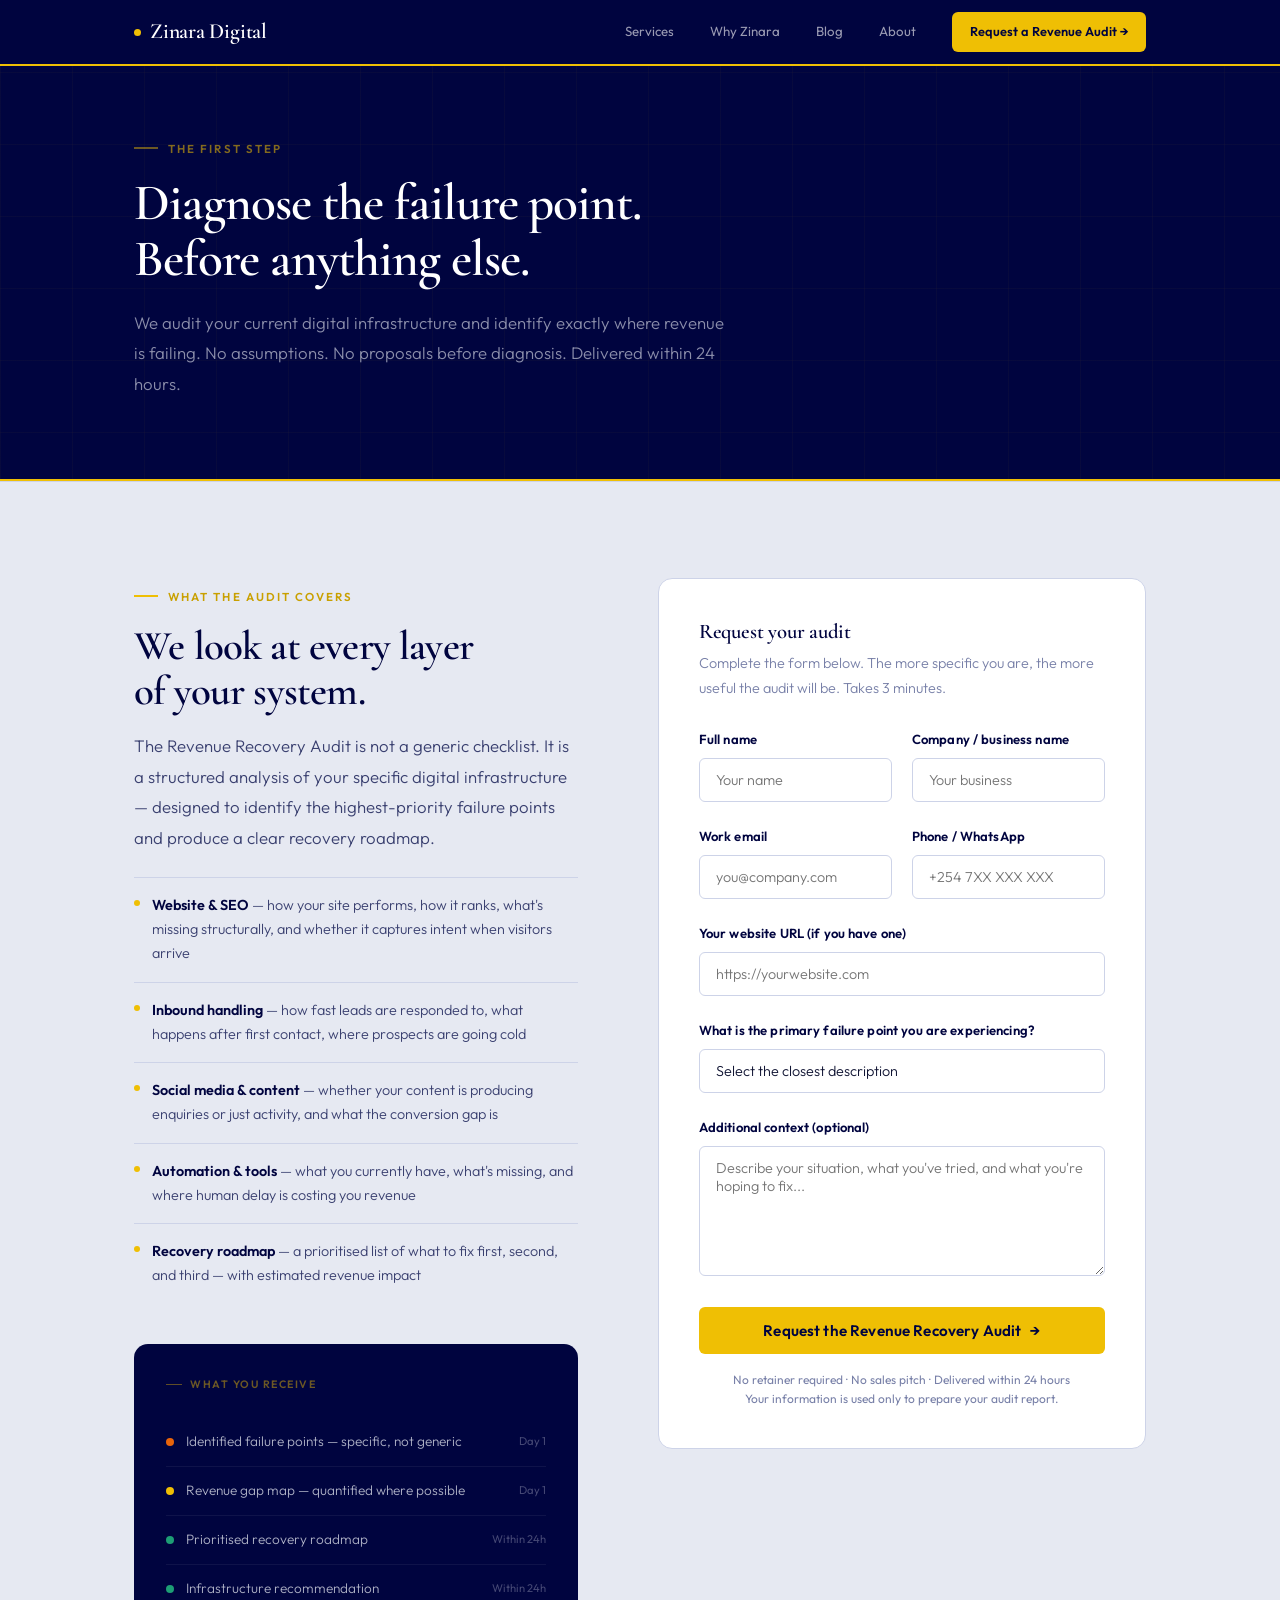
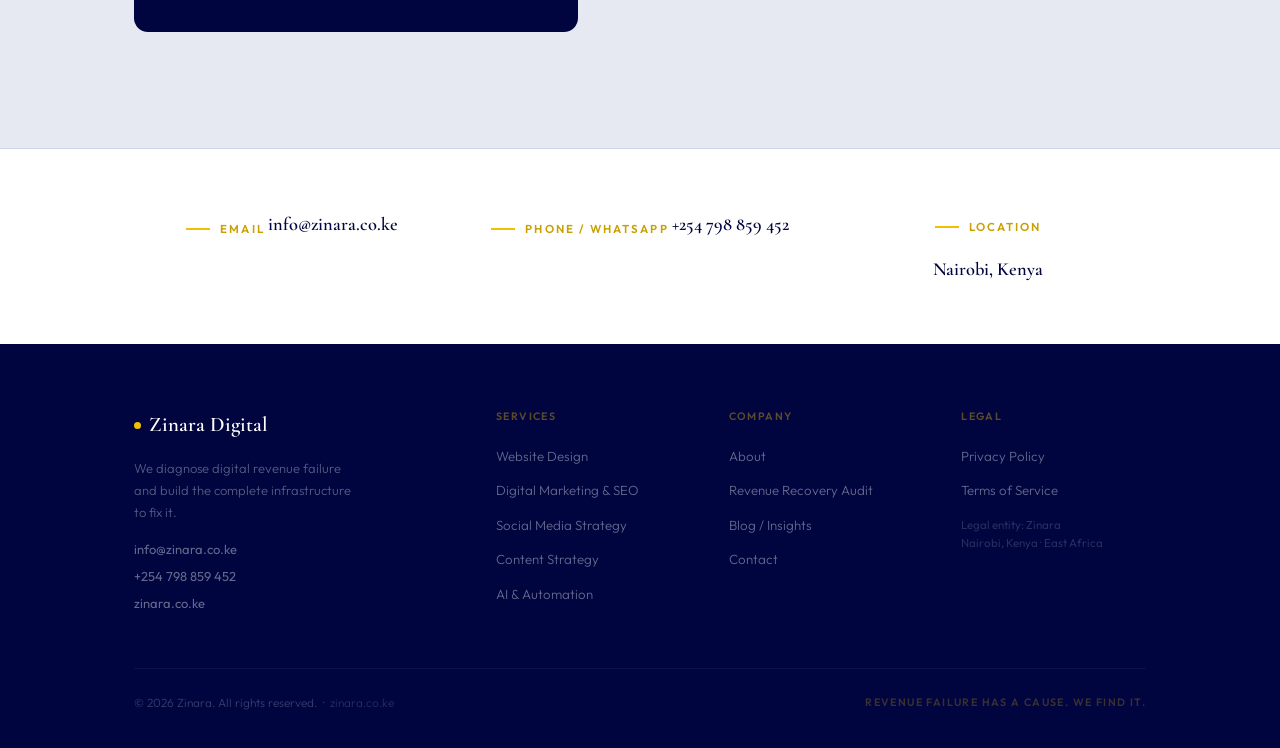
<file: audit.html>
<!DOCTYPE html>
<html lang="en">
<head>
<meta charset="UTF-8">
<link rel="icon" type="image/svg+xml" href="data:image/svg+xml,%3Csvg xmlns='http://www.w3.org/2000/svg' viewBox='0 0 32 32'%3E%3Ccircle cx='16' cy='16' r='16' fill='%2300043F'/%3E%3Ccircle cx='16' cy='16' r='6' fill='%23EFBF04'/%3E%3C/svg%3E">
<meta name="viewport" content="width=device-width, initial-scale=1.0">
<title>Revenue Recovery Audit — Zinara Digital | Free for East African Businesses</title>
<meta name="description" content="Request a free Revenue Recovery Audit from Zinara Digital. We identify where your digital system is failing and deliver a structured recovery map within 24 hours.">
<link rel="canonical" href="https://zinara.co.ke/audit.html">
<meta property="og:title" content="Request a Revenue Recovery Audit — Zinara Digital">
<meta property="og:description" content="We identify exactly where your digital system is failing and deliver a structured recovery map within 24 hours. No retainer. No sales pitch.">
<meta property="og:type" content="website">
<link rel="preconnect" href="https://fonts.googleapis.com">
<link rel="preconnect" href="https://fonts.gstatic.com" crossorigin>
<link href="https://fonts.googleapis.com/css2?family=Cormorant+Garamond:ital,wght@0,400;0,600;1,400;1,600&family=Outfit:wght@300;400;500;600&display=swap" rel="stylesheet">
<link rel="stylesheet" href="styles.css">
<style>
.form-success {
  display: none;
  text-align: center;
  padding: 3rem 2rem;
}
.form-success-icon {
  width: 56px; height: 56px;
  background: rgba(239,191,4,.12);
  border: 2px solid var(--gold);
  border-radius: 50%;
  display: flex; align-items: center; justify-content: center;
  font-size: 1.5rem;
  margin: 0 auto 1.5rem;
}
.form-success h3 { font-family: var(--fh); font-size: 1.6rem; color: var(--navy); margin-bottom: .75rem; }
.form-success p { font-size: .93rem; color: var(--ink-2); line-height: 1.75; max-width: 360px; margin: 0 auto; }
</style>
</head>
<body>

<!-- NAV -->
<nav class="nav" id="nav">
  <div class="wrap nav-inner">
    <a class="nav-logo" href="index.html"><span class="nav-dot"></span>Zinara Digital</a>
    <nav class="nav-menu">
      <a href="services.html">Services</a>
      <a href="index.html#why">Why Zinara</a>
      <a href="blog.html">Blog</a>
      <a href="about.html">About</a>
      <a href="audit.html" class="nav-cta active">Request a Revenue Audit →</a>
    </nav>
    <button class="nav-toggle" id="navToggle" aria-label="Open menu" aria-expanded="false">
      <span></span><span></span><span></span>
    </button>
  </div>
</nav>
<div class="nav-mobile" id="navMobile">
  <a href="services.html">Services</a>
  <a href="index.html#why">Why Zinara</a>
  <a href="blog.html">Blog</a>
  <a href="about.html">About</a>
  <a href="audit.html" class="nav-cta">Request a Revenue Audit →</a>
</div>


<!-- PAGE HERO -->
<section class="page-hero">
  <div class="page-hero-inner wrap">
    <div class="eyebrow light reveal">The first step</div>
    <h1 class="page-hero-title reveal d1">Diagnose the failure point.<br>Before anything else.</h1>
    <p class="lead light reveal d2">We audit your current digital infrastructure and identify exactly where revenue is failing. No assumptions. No proposals before diagnosis. Delivered within 24 hours.</p>
  </div>
</section>


<!-- AUDIT LAYOUT -->
<section class="section cloud" id="audit">
  <div class="wrap">
    <div class="audit-layout">

      <!-- Left: what the audit covers -->
      <div class="reveal">
        <div class="eyebrow">What the audit covers</div>
        <h2>We look at every layer<br>of your system.</h2>
        <p class="lead" style="margin-bottom:1.5rem;">The Revenue Recovery Audit is not a generic checklist. It is a structured analysis of your specific digital infrastructure — designed to identify the highest-priority failure points and produce a clear recovery roadmap.</p>

        <div class="audit-what-list">
          <div class="audit-what-item">
            <div class="audit-what-dot"></div>
            <div class="audit-what-text"><strong style="color:var(--navy);font-weight:600;">Website &amp; SEO</strong> — how your site performs, how it ranks, what's missing structurally, and whether it captures intent when visitors arrive</div>
          </div>
          <div class="audit-what-item">
            <div class="audit-what-dot"></div>
            <div class="audit-what-text"><strong style="color:var(--navy);font-weight:600;">Inbound handling</strong> — how fast leads are responded to, what happens after first contact, where prospects are going cold</div>
          </div>
          <div class="audit-what-item">
            <div class="audit-what-dot"></div>
            <div class="audit-what-text"><strong style="color:var(--navy);font-weight:600;">Social media &amp; content</strong> — whether your content is producing enquiries or just activity, and what the conversion gap is</div>
          </div>
          <div class="audit-what-item">
            <div class="audit-what-dot"></div>
            <div class="audit-what-text"><strong style="color:var(--navy);font-weight:600;">Automation &amp; tools</strong> — what you currently have, what's missing, and where human delay is costing you revenue</div>
          </div>
          <div class="audit-what-item">
            <div class="audit-what-dot"></div>
            <div class="audit-what-text"><strong style="color:var(--navy);font-weight:600;">Recovery roadmap</strong> — a prioritised list of what to fix first, second, and third — with estimated revenue impact</div>
          </div>
        </div>

        <div style="margin-top:2.5rem;">
          <div class="diag-card">
            <div class="diag-card-label">What you receive</div>
            <div class="diag-row">
              <div class="diag-dot orange"></div>
              <span class="diag-text">Identified failure points — specific, not generic</span>
              <span class="diag-tag">Day 1</span>
            </div>
            <div class="diag-row">
              <div class="diag-dot gold"></div>
              <span class="diag-text">Revenue gap map — quantified where possible</span>
              <span class="diag-tag">Day 1</span>
            </div>
            <div class="diag-row">
              <div class="diag-dot green"></div>
              <span class="diag-text">Prioritised recovery roadmap</span>
              <span class="diag-tag">Within 24h</span>
            </div>
            <div class="diag-row">
              <div class="diag-dot green"></div>
              <span class="diag-text">Infrastructure recommendation</span>
              <span class="diag-tag">Within 24h</span>
            </div>
          </div>
        </div>
      </div>

      <!-- Right: form -->
      <div class="reveal d1" id="contact">
        <div class="audit-form-card">
          <h3 style="margin-bottom:.35rem;">Request your audit</h3>
          <p class="body-s" style="margin-bottom:1.75rem; color:var(--ink-3);">Complete the form below. The more specific you are, the more useful the audit will be. Takes 3 minutes.</p>

          <!--
            TO ACTIVATE REAL EMAIL DELIVERY:
            1. Sign up free at https://formspree.io (50 submissions/month free)
            2. Create a form — set notification email to info@zinara.co.ke
            3. Replace YOURFORMID below with your actual Formspree form ID
            Until then the form falls back to mailto — opens email client with all fields pre-filled.
          -->
          <form id="auditForm" action="https://formspree.io/f/YOURFORMID" method="POST">

            <div class="form-grid">
              <div class="form-group">
                <label for="name">Full name</label>
                <input type="text" id="name" name="name" placeholder="Your name" required>
              </div>
              <div class="form-group">
                <label for="company">Company / business name</label>
                <input type="text" id="company" name="company" placeholder="Your business" required>
              </div>
            </div>

            <div class="form-grid">
              <div class="form-group">
                <label for="email">Work email</label>
                <input type="email" id="email" name="email" placeholder="you@company.com" required>
              </div>
              <div class="form-group">
                <label for="phone">Phone / WhatsApp</label>
                <input type="tel" id="phone" name="phone" placeholder="+254 7XX XXX XXX">
              </div>
            </div>

            <div class="form-group">
              <label for="website">Your website URL (if you have one)</label>
              <input type="url" id="website" name="website" placeholder="https://yourwebsite.com">
            </div>

            <div class="form-group">
              <label for="failure">What is the primary failure point you are experiencing?</label>
              <select id="failure" name="failure" required>
                <option value="" disabled selected>Select the closest description</option>
                <option value="leads-not-converting">Leads arrive but don't convert</option>
                <option value="no-visibility">Spending on marketing with no visibility on results</option>
                <option value="inconsistent-revenue">Revenue is inconsistent month to month</option>
                <option value="no-system">Active online but no system connecting it</option>
                <option value="slow-followup">Slow or manual lead follow-up</option>
                <option value="no-website">No website or website not performing</option>
                <option value="other">Other — I'll explain below</option>
              </select>
            </div>

            <div class="form-group">
              <label for="message">Additional context (optional)</label>
              <textarea id="message" name="message" placeholder="Describe your situation, what you've tried, and what you're hoping to fix..."></textarea>
            </div>

            <button type="submit" class="btn-gold" style="width:100%; justify-content:center; font-size:.95rem; padding:14px;">
              Request the Revenue Recovery Audit <span class="arr">→</span>
            </button>

            <p style="font-size:.75rem; color:var(--ink-3); text-align:center; margin-top:1rem; line-height:1.6;">
              No retainer required · No sales pitch · Delivered within 24 hours<br>
              Your information is used only to prepare your audit report.
            </p>

          </form>

          <!-- Success state — shown after form submit -->
          <div class="form-success" id="formConfirm">
            <div class="form-success-icon">✓</div>
            <h3>Audit request received.</h3>
            <p>We will review your information and deliver your Revenue Recovery Audit within 24 hours. Check your email at <strong id="confirmEmailAddr"></strong></p>
          </div>

        </div>
      </div>

    </div>
  </div>
</section>


<!-- CONTACT INFO STRIP -->
<section class="section white" style="padding:60px 0;">
  <div class="wrap">
    <div style="display:grid; grid-template-columns:repeat(3,1fr); gap:2rem; text-align:center;">
      <div>
        <div class="eyebrow center" style="justify-content:center;">Email</div>
        <a href="mailto:info@zinara.co.ke" style="font-family:var(--fh); font-size:1.15rem; font-weight:600; color:var(--navy);">info@zinara.co.ke</a>
      </div>
      <div>
        <div class="eyebrow center" style="justify-content:center;">Phone / WhatsApp</div>
        <a href="tel:+254798859452" style="font-family:var(--fh); font-size:1.15rem; font-weight:600; color:var(--navy);">+254 798 859 452</a>
      </div>
      <div>
        <div class="eyebrow center" style="justify-content:center;">Location</div>
        <p style="font-family:var(--fh); font-size:1.15rem; font-weight:600; color:var(--navy);">Nairobi, Kenya</p>
      </div>
    </div>
  </div>
</section>


<!-- FOOTER -->
<footer>
  <div class="wrap">
    <div class="footer-grid">
      <div>
        <div class="footer-logo"><span class="nav-dot"></span>Zinara Digital</div>
        <p class="footer-desc">We diagnose digital revenue failure and build the complete infrastructure to fix it.</p>
        <div class="footer-contacts">
          <a href="mailto:info@zinara.co.ke">info@zinara.co.ke</a>
          <a href="tel:+254798859452">+254 798 859 452</a>
          <a href="https://zinara.co.ke">zinara.co.ke</a>
        </div>
      </div>
      <div>
        <div class="footer-col-label">Services</div>
        <ul class="footer-links">
          <li><a href="services.html">Website Design</a></li>
          <li><a href="services.html">Digital Marketing &amp; SEO</a></li>
          <li><a href="services.html">Social Media Strategy</a></li>
          <li><a href="services.html">Content Strategy</a></li>
          <li><a href="services.html">AI &amp; Automation</a></li>
        </ul>
      </div>
      <div>
        <div class="footer-col-label">Company</div>
        <ul class="footer-links">
          <li><a href="about.html">About</a></li>
          <li><a href="audit.html">Revenue Recovery Audit</a></li>
          <li><a href="blog.html">Blog / Insights</a></li>
          <li><a href="audit.html#contact">Contact</a></li>
        </ul>
      </div>
      <div>
        <div class="footer-col-label">Legal</div>
        <ul class="footer-links">
          <li><a href="#">Privacy Policy</a></li>
          <li><a href="#">Terms of Service</a></li>
        </ul>
        <p class="footer-legal">Legal entity: Zinara<br>Nairobi, Kenya · East Africa</p>
      </div>
    </div>
    <div class="footer-bottom">
      <span class="footer-copy">© 2026 Zinara. All rights reserved. &nbsp;·&nbsp; <a href="https://zinara.co.ke">zinara.co.ke</a></span>
      <span class="footer-tagline">Revenue failure has a cause. We find it.</span>
    </div>
  </div>
</footer>

<script src="main.js"></script>
</body>
</html>
</file>
<file: styles.css>
/* ============================================================
   ZINARA DIGITAL — styles.css
   Brand Colour System (LOCKED — never deviate)
   Navy   #00043F  nav · hero bg · headings · primary buttons · footer
   Gold   #EFBF04  CTAs · accent lines · eyebrows · stat numbers · hover
   Orange #E8640A  FAILURE / PROBLEM INDICATORS ONLY — never decoration
   Cloud  #E6E9F2  section alternates · card surfaces · CTA band
   White  #FFFFFF  body copy areas · card backgrounds · form inputs
   ============================================================ */

/* ── RESET & BASE ─────────────────────────────────────────── */
*, *::before, *::after { box-sizing: border-box; margin: 0; padding: 0; }

:root {
  --navy:    #00043F;
  --gold:    #EFBF04;
  --gold-d:  #C9A000;
  --orange:  #E8640A;
  --cloud:   #E6E9F2;
  --white:   #FFFFFF;
  --ink:     #0F1332;
  --ink-2:   #3A4070;
  --ink-3:   #7880A8;
  --border:  #CDD3E8;
  --max:     1140px;
  --pad:     clamp(1.5rem, 5vw, 4rem);
  --fh: 'Cormorant Garamond', Georgia, serif;
  --fb: 'Outfit', system-ui, sans-serif;
  --r:  10px;
  --r-lg: 14px;
}

html { scroll-behavior: smooth; font-size: 16px; }

body {
  font-family: var(--fb);
  color: var(--ink);
  background: var(--white);
  line-height: 1.65;
  -webkit-font-smoothing: antialiased;
  overflow-x: hidden;
}

a { color: inherit; text-decoration: none; }
img { display: block; max-width: 100%; }
ul { list-style: none; }

.wrap {
  width: 100%;
  max-width: var(--max);
  margin: 0 auto;
  padding: 0 var(--pad);
}

/* ── TYPOGRAPHY ───────────────────────────────────────────── */

.eyebrow {
  display: inline-flex;
  align-items: center;
  gap: 10px;
  font-family: var(--fb);
  font-size: .72rem;
  font-weight: 600;
  letter-spacing: .18em;
  text-transform: uppercase;
  color: var(--gold-d);
  margin-bottom: 1.1rem;
}
.eyebrow::before {
  content: '';
  width: 24px; height: 2px;
  background: var(--gold);
  display: block;
  flex-shrink: 0;
}
.eyebrow.light { color: rgba(239,191,4,.55); }
.eyebrow.light::before { background: rgba(239,191,4,.45); }
.eyebrow.center { justify-content: center; }

h1 {
  font-family: var(--fh);
  font-size: clamp(2.6rem, 5.5vw, 4.2rem);
  font-weight: 600;
  line-height: 1.08;
  letter-spacing: -.025em;
  color: var(--white);
}
h1 .dim {
  display: block;
  color: rgba(230,233,242,.33);
  font-style: italic;
  font-weight: 400;
}

h2 {
  font-family: var(--fh);
  font-size: clamp(1.9rem, 3.2vw, 2.9rem);
  font-weight: 600;
  line-height: 1.12;
  letter-spacing: -.02em;
  color: var(--navy);
  margin-bottom: 1rem;
}
h2.on-navy { color: var(--white); }
h2.on-cloud { color: var(--navy); }
h2.center { text-align: center; }

h3 {
  font-family: var(--fh);
  font-size: 1.3rem;
  font-weight: 600;
  line-height: 1.25;
  color: var(--navy);
  margin-bottom: .45rem;
  letter-spacing: -.01em;
}

.page-hero-title {
  font-family: var(--fh);
  font-size: clamp(2rem, 4vw, 3.2rem);
  font-weight: 600;
  line-height: 1.1;
  letter-spacing: -.02em;
  color: var(--white);
  margin-bottom: 1.25rem;
}

.lead {
  font-size: 1.05rem;
  font-weight: 300;
  color: var(--ink-2);
  line-height: 1.82;
}
.lead.light { color: rgba(230,233,242,.6); }
.lead.light strong { color: var(--white); font-weight: 500; }
.lead.center { text-align: center; }

.body-s {
  font-size: .9rem;
  font-weight: 300;
  color: var(--ink-2);
  line-height: 1.75;
}

.text-muted { color: var(--ink-3); font-size: .84rem; }

/* ── BUTTONS ──────────────────────────────────────────────── */

.btn-gold {
  display: inline-flex;
  align-items: center;
  gap: 9px;
  background: var(--gold);
  color: var(--navy);
  font-family: var(--fb);
  font-size: .9rem;
  font-weight: 600;
  padding: 13px 26px;
  border-radius: 6px;
  border: none;
  cursor: pointer;
  letter-spacing: .01em;
  transition: background .18s, transform .15s, box-shadow .2s;
  white-space: nowrap;
  text-decoration: none;
}
.btn-gold:hover {
  background: var(--gold-d);
  transform: translateY(-2px);
  box-shadow: 0 6px 20px rgba(239,191,4,.3);
}
.btn-gold .arr { transition: transform .18s; }
.btn-gold:hover .arr { transform: translateX(4px); }

.btn-navy {
  display: inline-flex;
  align-items: center;
  gap: 9px;
  background: var(--navy);
  color: var(--white);
  font-family: var(--fb);
  font-size: .9rem;
  font-weight: 600;
  padding: 13px 26px;
  border-radius: 6px;
  border: none;
  cursor: pointer;
  letter-spacing: .01em;
  transition: background .18s, transform .15s, box-shadow .2s;
  white-space: nowrap;
  text-decoration: none;
}
.btn-navy:hover {
  background: #000630;
  transform: translateY(-2px);
  box-shadow: 0 6px 20px rgba(0,4,63,.25);
}
.btn-navy .arr { transition: transform .18s; }
.btn-navy:hover .arr { transform: translateX(4px); }

.btn-ghost {
  display: inline-flex;
  align-items: center;
  gap: 8px;
  background: none;
  border: 1.5px solid rgba(230,233,242,.22);
  color: rgba(230,233,242,.65);
  font-family: var(--fb);
  font-size: .88rem;
  font-weight: 400;
  padding: 12px 20px;
  border-radius: 6px;
  cursor: pointer;
  transition: border-color .18s, color .18s;
  text-decoration: none;
}
.btn-ghost:hover { border-color: rgba(230,233,242,.5); color: var(--white); }

.btn-outline {
  display: inline-flex;
  align-items: center;
  gap: 8px;
  background: transparent;
  border: 1.5px solid var(--gold-d);
  color: var(--gold-d);
  font-family: var(--fb);
  font-size: .88rem;
  font-weight: 600;
  padding: 11px 22px;
  border-radius: 6px;
  cursor: pointer;
  transition: background .18s, color .18s, border-color .18s;
  text-decoration: none;
}
.btn-outline:hover { background: var(--gold); color: var(--navy); border-color: var(--gold); }

/* ── NAV ──────────────────────────────────────────────────── */
/* Navy · Gold bottom border · Logo + 4 links + CTA */

.nav {
  position: fixed;
  top: 0; left: 0; right: 0;
  z-index: 200;
  height: 66px;
  background: var(--navy);
  border-bottom: 2.5px solid var(--gold);
  transition: box-shadow .3s;
}
.nav.scrolled { box-shadow: 0 4px 28px rgba(0,4,63,.32); }

.nav-inner {
  height: 100%;
  display: flex;
  align-items: center;
  justify-content: space-between;
}

.nav-logo {
  font-family: var(--fh);
  font-size: 1.35rem;
  font-weight: 600;
  color: var(--white);
  display: flex;
  align-items: center;
  gap: 9px;
  letter-spacing: -.01em;
  flex-shrink: 0;
}
.nav-dot {
  width: 7px; height: 7px;
  border-radius: 50%;
  background: var(--gold);
  display: inline-block;
  flex-shrink: 0;
}

.nav-menu {
  display: flex;
  align-items: center;
  gap: 2.25rem;
}
.nav-menu a {
  font-size: .83rem;
  font-weight: 400;
  color: rgba(255,255,255,.6);
  transition: color .18s;
}
.nav-menu a:hover,
.nav-menu a.active { color: var(--white); }

.nav-cta {
  background: var(--gold);
  color: var(--navy) !important;
  font-weight: 600 !important;
  font-size: .8rem !important;
  padding: 9px 18px;
  border-radius: 6px;
  transition: background .18s, transform .15s !important;
}
.nav-cta:hover {
  background: var(--gold-d) !important;
  color: var(--navy) !important;
  transform: translateY(-1px);
}

.nav-toggle {
  display: none;
  flex-direction: column;
  gap: 5px;
  cursor: pointer;
  background: none;
  border: none;
  padding: 4px;
}
.nav-toggle span {
  display: block;
  width: 22px; height: 1.5px;
  background: var(--white);
  transition: all .3s;
}

/* Mobile nav dropdown */
.nav-mobile {
  display: none;
  position: fixed;
  top: 66px; left: 0; right: 0;
  background: var(--navy);
  border-bottom: 2.5px solid var(--gold);
  padding: 1.5rem var(--pad) 2rem;
  z-index: 199;
  flex-direction: column;
  gap: 1rem;
}
.nav-mobile.open { display: flex; }
.nav-mobile a {
  font-size: .92rem;
  color: rgba(255,255,255,.65);
  transition: color .18s;
  padding: .35rem 0;
  border-bottom: 1px solid rgba(255,255,255,.06);
}
.nav-mobile a:last-child { border-bottom: none; }
.nav-mobile a:hover { color: var(--white); }
.nav-mobile .nav-cta {
  text-align: center;
  border-radius: 6px;
  padding: 12px;
  margin-top: .5rem;
  border-bottom: none;
}

/* ── HERO (homepage) ──────────────────────────────────────── */

.hero {
  position: relative;
  background: var(--navy);
  min-height: 100vh;
  display: flex;
  align-items: center;
  padding: 140px var(--pad) 100px;
  overflow: hidden;
}
.hero-bg {
  position: absolute; inset: 0;
  background-image: url('https://images.unsplash.com/photo-1535378620166-273708d44e4c?w=1800&q=80&fit=crop&crop=center');
  background-size: cover;
  background-position: center;
  opacity: .18;
}
.hero-overlay {
  position: absolute; inset: 0;
  background: linear-gradient(135deg, rgba(0,4,63,.9) 0%, rgba(0,4,63,.65) 60%, rgba(0,4,63,.85) 100%);
}
.hero-grid {
  position: absolute; inset: 0;
  background-image:
    linear-gradient(rgba(239,191,4,.03) 1px, transparent 1px),
    linear-gradient(90deg, rgba(239,191,4,.03) 1px, transparent 1px);
  background-size: 72px 72px;
  pointer-events: none;
}
.hero-inner {
  position: relative;
  z-index: 2;
  max-width: var(--max);
  width: 100%;
  margin: 0 auto;
}
.hero-eyebrow {
  display: inline-flex;
  align-items: center;
  gap: 10px;
  font-family: var(--fb);
  font-size: .72rem;
  font-weight: 600;
  letter-spacing: .18em;
  text-transform: uppercase;
  color: var(--gold);
  margin-bottom: 2.25rem;
  animation: up .5s .05s both;
}
.hero-eyebrow::before { content: ''; width: 32px; height: 2px; background: var(--gold); display: block; }

.hero h1 { margin-bottom: 2rem; animation: up .65s .15s both; max-width: 820px; }
.hero-rule { width: 44px; height: 2px; background: var(--gold); margin-bottom: 1.75rem; animation: up .5s .25s both; }
.hero-desc { max-width: 600px; margin-bottom: 2.5rem; animation: up .65s .35s both; }
.hero-sublabel {
  font-size: .7rem; font-weight: 600;
  letter-spacing: .16em; text-transform: uppercase;
  color: rgba(239,191,4,.38);
  margin-bottom: 2.75rem;
  animation: up .5s .42s both;
}
.hero-actions {
  display: flex;
  align-items: center;
  gap: 1rem;
  flex-wrap: wrap;
  animation: up .6s .5s both;
}

/* Hero stats */
.hero-stats {
  display: grid;
  grid-template-columns: repeat(3, 1fr);
  margin-top: 5rem;
  padding-top: 2.75rem;
  border-top: 1px solid rgba(239,191,4,.14);
  animation: up .6s .65s both;
}
.hero-stat { padding-right: 2.5rem; border-right: 1px solid rgba(239,191,4,.1); }
.hero-stat:nth-child(2) { padding-left: 2.5rem; }
.hero-stat:last-child { border-right: none; padding-left: 2.5rem; padding-right: 0; }
.stat-num {
  font-family: var(--fh);
  font-size: 2.8rem;
  font-weight: 600;
  color: var(--gold);
  line-height: 1;
  margin-bottom: .4rem;
}
.stat-label { font-size: .78rem; font-weight: 300; color: rgba(230,233,242,.42); line-height: 1.5; max-width: 180px; }

/* ── PAGE HERO (inner pages) ──────────────────────────────── */

.page-hero {
  background: var(--navy);
  padding: 130px var(--pad) 80px;
  position: relative;
  overflow: hidden;
  border-bottom: 2px solid var(--gold);
}
.page-hero::after {
  content: '';
  position: absolute; inset: 0;
  background-image:
    linear-gradient(rgba(239,191,4,.03) 1px, transparent 1px),
    linear-gradient(90deg, rgba(239,191,4,.03) 1px, transparent 1px);
  background-size: 72px 72px;
  pointer-events: none;
}
.page-hero-inner {
  position: relative; z-index: 1;
  max-width: var(--max); margin: 0 auto;
}
.page-hero p { max-width: 600px; margin-top: .5rem; }

/* ── SECTIONS ─────────────────────────────────────────────── */

.section { padding: 96px 0; }
.section.cloud { background: var(--cloud); border-top: 1px solid var(--border); border-bottom: 1px solid var(--border); }
.section.white { background: var(--white); }
.section.navy { background: var(--navy); }

.section-head { margin-bottom: 3.5rem; }
.section-head-split {
  display: grid;
  grid-template-columns: 1fr 1fr;
  gap: 4rem;
  align-items: end;
  margin-bottom: 3.5rem;
}

/* ── PROBLEM SECTION ──────────────────────────────────────── */

.problem-layout {
  display: grid;
  grid-template-columns: 1fr 1fr;
  gap: 5rem;
  align-items: center;
  margin: 3.5rem 0 2.5rem;
}

.problem-img {
  border-radius: var(--r-lg);
  overflow: hidden;
  aspect-ratio: 4/3;
  position: relative;
  background: var(--navy);
}
.problem-img img { width: 100%; height: 100%; object-fit: cover; }
.problem-img-caption {
  position: absolute;
  bottom: 0; left: 0; right: 0;
  background: linear-gradient(transparent, rgba(0,4,63,.82));
  padding: 2.5rem 1.5rem 1.25rem;
}
.problem-img-caption p { font-size: .78rem; color: rgba(230,233,242,.7); font-style: italic; }

.problem-list { border-top: 1px solid var(--border); }
.problem-point { padding: 1.5rem 0; border-bottom: 1px solid var(--border); }
.problem-point:last-child { border-bottom: none; }

/* Orange — failure indicators ONLY */
.fail-flag { display: flex; align-items: center; gap: 8px; margin-bottom: .75rem; }
.fail-dot { width: 8px; height: 8px; border-radius: 50%; background: var(--orange); flex-shrink: 0; }
.fail-text { font-size: .68rem; font-weight: 600; letter-spacing: .1em; text-transform: uppercase; color: var(--orange); }

.verdict {
  display: flex;
  gap: 16px;
  align-items: flex-start;
  background: var(--navy);
  border-radius: var(--r);
  padding: 1.75rem 2rem;
}
.verdict-bar { width: 3px; min-height: 44px; background: var(--gold); border-radius: 2px; flex-shrink: 0; margin-top: 2px; }
.verdict p { font-size: .96rem; font-weight: 300; color: rgba(230,233,242,.72); line-height: 1.75; }
.verdict strong { color: var(--white); font-weight: 600; }

/* ── SERVICES GRID ────────────────────────────────────────── */
/* 2-column clean grid — no fragmented rows */

.svc-grid {
  display: grid;
  grid-template-columns: 1fr 1fr;
  gap: 1px;
  background: var(--border);
  border: 1px solid var(--border);
  border-radius: var(--r-lg);
  overflow: hidden;
}

.svc-cell {
  background: var(--white);
  padding: 2.5rem 2.25rem;
  transition: background .18s;
  display: flex;
  flex-direction: column;
}
.svc-cell:hover { background: #F5F6FC; }

/* Featured AI card — full width, navy bg */
.svc-cell.featured {
  grid-column: span 2;
  background: var(--navy);
}
.svc-cell.featured:hover { background: #000535; }

/* Featured inner layout: content left, image right */
.svc-cell-featured-inner {
  display: grid;
  grid-template-columns: 1fr 1fr;
  gap: 3rem;
  align-items: center;
}

.svc-num {
  font-family: var(--fh);
  font-size: 1rem;
  font-style: italic;
  color: var(--cloud);
  font-weight: 400;
  margin-bottom: 1.25rem;
}
.svc-cell.featured .svc-num { color: rgba(239,191,4,.2); }

.svc-icon {
  font-size: 1.4rem;
  margin-bottom: 1rem;
  width: 44px; height: 44px;
  border-radius: 8px;
  display: flex; align-items: center; justify-content: center;
  background: rgba(0,4,63,.05);
  border: 1px solid rgba(0,4,63,.08);
}
.svc-cell.featured .svc-icon {
  background: rgba(239,191,4,.1);
  border-color: rgba(239,191,4,.2);
}

.svc-name {
  font-size: 1.05rem;
  font-weight: 600;
  color: var(--navy);
  margin-bottom: .55rem;
  letter-spacing: -.01em;
}
.svc-cell.featured .svc-name { color: var(--white); }

.svc-desc {
  font-size: .87rem;
  font-weight: 300;
  color: var(--ink-2);
  line-height: 1.75;
  flex: 1;
}
.svc-cell.featured .svc-desc { color: rgba(230,233,242,.58); }

.svc-tags { display: flex; flex-wrap: wrap; gap: 5px; margin-top: 1.25rem; }
.svc-tag {
  font-size: .67rem; font-weight: 500;
  padding: 3px 9px; border-radius: 4px;
  background: var(--cloud); color: var(--ink-2);
  border: 1px solid var(--border);
}
.svc-cell.featured .svc-tag {
  background: rgba(239,191,4,.1);
  border-color: rgba(239,191,4,.2);
  color: rgba(239,191,4,.85);
}

.svc-label {
  display: inline-flex;
  align-items: center;
  gap: 6px;
  font-size: .67rem;
  font-weight: 600;
  letter-spacing: .08em;
  text-transform: uppercase;
  color: var(--gold-d);
  margin-top: 1rem;
}
.svc-label::before { content: ''; width: 16px; height: 1.5px; background: var(--gold); display: block; }
.svc-cell.featured .svc-label { color: rgba(239,191,4,.65); }
.svc-cell.featured .svc-label::before { background: rgba(239,191,4,.4); }

.svc-img {
  border-radius: var(--r);
  overflow: hidden;
  aspect-ratio: 16/9;
  background: rgba(255,255,255,.05);
  border: 1px solid rgba(239,191,4,.12);
}
.svc-img img { width: 100%; height: 100%; object-fit: cover; opacity: .85; }

/* ── PROCESS STEPS ────────────────────────────────────────── */

.process-grid {
  display: grid;
  grid-template-columns: repeat(4, 1fr);
  gap: 0;
  margin-top: 3.5rem;
  position: relative;
}
.process-grid::before {
  content: '';
  position: absolute;
  top: 19px;
  left: calc(12.5% + 13px);
  right: calc(12.5% + 13px);
  height: 1px;
  background: var(--border);
}

.pstep { padding: 0 1.5rem; position: relative; }
.pstep:first-child { padding-left: 0; }
.pstep:last-child { padding-right: 0; }

.pstep-num {
  width: 38px; height: 38px;
  border-radius: 50%;
  display: flex; align-items: center; justify-content: center;
  font-family: var(--fh); font-size: .95rem; font-style: italic;
  margin-bottom: 1.25rem;
  position: relative; z-index: 1;
}
/* Step 1 = orange border (failure identified) */
.pstep-num.s1 { background: var(--cloud); border: 2px solid var(--orange); color: var(--orange); }
/* Step 2 = gold (in progress) */
.pstep-num.s2 { background: var(--cloud); border: 2px solid var(--gold); color: var(--gold-d); }
/* Steps 3-4 = navy (resolution/delivery) */
.pstep-num.s3, .pstep-num.s4 { background: var(--navy); border: 2px solid var(--navy); color: var(--white); }

.pstep-title { font-size: .94rem; font-weight: 600; color: var(--navy); margin-bottom: .35rem; letter-spacing: -.01em; }
.pstep-body { font-size: .83rem; font-weight: 300; color: var(--ink-2); line-height: 1.65; }
.pstep-tag {
  display: inline-block;
  font-size: .64rem; font-weight: 600;
  letter-spacing: .09em; text-transform: uppercase;
  color: var(--gold-d); margin-top: .75rem;
}

/* ── WHY ZINARA ───────────────────────────────────────────── */

.why-layout {
  display: grid;
  grid-template-columns: 1fr 1fr;
  gap: 6rem;
  align-items: start;
}

.why-list { margin-top: 2.5rem; border-top: 1px solid var(--border); }
.why-item {
  display: grid;
  grid-template-columns: 30px 1fr;
  gap: 1rem;
  padding: 1.5rem 0;
  border-bottom: 1px solid var(--border);
}
.why-num { font-family: var(--fh); font-size: .95rem; font-style: italic; color: var(--gold-d); padding-top: 1px; }
.why-title { font-size: .94rem; font-weight: 600; color: var(--navy); margin-bottom: .3rem; letter-spacing: -.01em; }
.why-body { font-size: .86rem; font-weight: 300; color: var(--ink-2); line-height: 1.72; }

.why-right { position: sticky; top: 84px; }

/* Diagnosis card — navy bg */
.diag-card {
  background: var(--navy);
  border-radius: var(--r-lg);
  padding: 2rem;
  margin-bottom: 1.25rem;
}
.diag-card-label {
  font-size: .67rem; font-weight: 600;
  letter-spacing: .14em; text-transform: uppercase;
  color: rgba(239,191,4,.45);
  margin-bottom: 1.5rem;
  display: flex; align-items: center; gap: 8px;
}
.diag-card-label::before { content: ''; width: 16px; height: 1.5px; background: rgba(239,191,4,.4); display: block; }

.diag-row { display: flex; align-items: center; gap: 12px; padding: .8rem 0; border-bottom: 1px solid rgba(255,255,255,.06); }
.diag-row:first-child { padding-top: 0; }
.diag-row:last-child { border-bottom: none; padding-bottom: 0; }
.diag-dot { width: 8px; height: 8px; border-radius: 50%; flex-shrink: 0; }
.diag-dot.orange { background: var(--orange); }
.diag-dot.gold   { background: var(--gold); }
.diag-dot.green  { background: #1D9E75; }
.diag-text { font-size: .85rem; font-weight: 300; color: rgba(230,233,242,.75); flex: 1; }
.diag-tag  { font-size: .7rem; color: rgba(230,233,242,.3); white-space: nowrap; }

/* Quote block — cloud bg, gold left accent */
.quote-block {
  background: var(--cloud);
  border-left: 3px solid var(--gold);
  border-radius: 0 var(--r) var(--r) 0;
  padding: 1.75rem;
}
.quote-text { font-family: var(--fh); font-size: 1.15rem; font-style: italic; color: var(--navy); line-height: 1.6; margin-bottom: 1rem; }
.quote-attr { font-size: .78rem; color: var(--ink-3); font-weight: 500; display: flex; align-items: center; gap: 8px; }
.quote-attr::before { content: ''; width: 16px; height: 1.5px; background: var(--gold-d); display: block; }

/* ── ABOUT / FOUNDER ──────────────────────────────────────── */

.founder-layout {
  display: grid;
  grid-template-columns: 1fr 1fr;
  gap: 5rem;
  align-items: start;
}

.founder-visual { position: relative; }
.founder-img {
  border-radius: var(--r-lg);
  overflow: hidden;
  aspect-ratio: 4/3;
  background: var(--navy);
}
.founder-img img { width: 100%; height: 100%; object-fit: cover; }

/* Floating stat card — no face, data-driven */
.founder-stat-card {
  position: absolute;
  bottom: -1.75rem; left: -1.75rem;
  background: var(--navy);
  border-radius: var(--r);
  padding: 1.25rem 1.5rem;
  min-width: 175px;
  border: 1px solid rgba(239,191,4,.15);
}
.founder-stat-card-num { font-family: var(--fh); font-size: 2rem; font-weight: 600; color: var(--gold); line-height: 1; margin-bottom: .25rem; }
.founder-stat-card-label { font-size: .75rem; font-weight: 300; color: rgba(230,233,242,.55); line-height: 1.4; }

.founder-content { padding-top: .5rem; }

/* Founder quote card — white bg, gold border */
.founder-quote {
  background: var(--white);
  border-left: 3px solid var(--gold);
  border-radius: 0 var(--r) var(--r) 0;
  padding: 1.75rem;
  margin-bottom: 1.75rem;
}
.founder-qt { font-family: var(--fh); font-size: clamp(1.05rem, 1.8vw, 1.25rem); font-style: italic; color: var(--navy); line-height: 1.6; margin-bottom: 1rem; }
.founder-attr { font-size: .78rem; color: var(--ink-3); font-weight: 500; display: flex; align-items: center; gap: 8px; }
.founder-attr::before { content: ''; width: 16px; height: 1.5px; background: var(--gold-d); display: block; }

.founder-body p { font-size: .93rem; font-weight: 300; color: var(--ink-2); line-height: 1.85; margin-bottom: 1rem; }
.founder-body strong { color: var(--navy); font-weight: 600; }

/* ── BLOG CARDS ───────────────────────────────────────────── */

.blog-head {
  display: grid;
  grid-template-columns: 1fr auto;
  align-items: end;
  margin-bottom: 3rem;
  gap: 2rem;
}

.blog-grid {
  display: grid;
  grid-template-columns: repeat(3, 1fr);
  gap: 1px;
  background: var(--border);
  border: 1px solid var(--border);
  border-radius: var(--r-lg);
  overflow: hidden;
}

.blog-card {
  background: var(--white);
  padding: 2rem;
  display: flex;
  flex-direction: column;
  transition: background .18s;
}
.blog-card:hover { background: #F5F6FC; }

.blog-cat { font-size: .68rem; font-weight: 600; letter-spacing: .1em; text-transform: uppercase; color: var(--gold-d); margin-bottom: .75rem; }
.blog-title { font-family: var(--fh); font-size: 1.15rem; font-weight: 600; color: var(--navy); line-height: 1.3; margin-bottom: .6rem; }
.blog-excerpt { font-size: .84rem; font-weight: 300; color: var(--ink-2); line-height: 1.65; flex: 1; margin-bottom: 1.25rem; }
.blog-read { font-size: .8rem; font-weight: 600; color: var(--gold-d); transition: color .18s; }
.blog-card:hover .blog-read { color: var(--navy); }

/* ── CTA BAND ─────────────────────────────────────────────── */
/* Cloud background — NOT navy — clearly different from footer */

.cta-band {
  background: var(--cloud);
  padding: 100px 0;
  border-top: 1px solid var(--border);
  border-bottom: 3px solid var(--gold);
  position: relative;
  overflow: hidden;
}
.cta-band::after {
  content: '';
  position: absolute; inset: 0;
  background-image:
    linear-gradient(rgba(0,4,63,.025) 1px, transparent 1px),
    linear-gradient(90deg, rgba(0,4,63,.025) 1px, transparent 1px);
  background-size: 72px 72px;
  pointer-events: none;
}
.cta-inner {
  max-width: 640px;
  margin: 0 auto;
  text-align: center;
  position: relative;
  z-index: 1;
}
.cta-inner h2 { color: var(--navy); }
.cta-inner .lead { color: var(--ink-2); margin: 1rem 0 2rem; }

.cta-checks {
  display: flex;
  justify-content: center;
  gap: 1.75rem;
  flex-wrap: wrap;
  margin-bottom: 2.5rem;
}
.cta-check { font-size: .79rem; font-weight: 300; color: var(--ink-2); display: flex; align-items: center; gap: 6px; }
.cta-check::before { content: ''; width: 5px; height: 5px; border-radius: 50%; background: var(--gold); flex-shrink: 0; }

/* ── FOOTER ───────────────────────────────────────────────── */
/* MUST stay #00043F — no new colours, no deviations */

footer {
  background: var(--navy);
  padding: 64px 0 36px;
}

.footer-grid {
  display: grid;
  grid-template-columns: 1.7fr 1fr 1fr 1fr;
  gap: 3rem;
  margin-bottom: 3rem;
}

.footer-logo { font-family: var(--fh); font-size: 1.3rem; font-weight: 600; color: var(--white); display: flex; align-items: center; gap: 8px; margin-bottom: .9rem; }
.footer-desc { font-size: .81rem; font-weight: 300; color: rgba(230,233,242,.38); line-height: 1.7; max-width: 220px; margin-bottom: 1rem; }
.footer-contacts a { display: block; font-size: .81rem; color: rgba(230,233,242,.44); margin-bottom: .35rem; transition: color .18s; }
.footer-contacts a:hover { color: var(--gold); }
.footer-col-label { font-size: .67rem; font-weight: 600; letter-spacing: .13em; text-transform: uppercase; color: rgba(239,191,4,.38); margin-bottom: 1rem; }
.footer-links li { margin-bottom: .5rem; }
.footer-links a { font-size: .83rem; font-weight: 300; color: rgba(230,233,242,.44); transition: color .18s; }
.footer-links a:hover { color: var(--white); }
.footer-legal { font-size: .72rem; color: rgba(230,233,242,.18); margin-top: .85rem; line-height: 1.55; }

.footer-bottom {
  border-top: 1px solid rgba(255,255,255,.05);
  padding-top: 1.5rem;
  display: flex;
  justify-content: space-between;
  align-items: center;
  flex-wrap: wrap;
  gap: .5rem;
}
.footer-copy { font-size: .74rem; font-weight: 300; color: rgba(230,233,242,.25); }
.footer-copy a { color: rgba(230,233,242,.18); }
.footer-tagline { font-size: .67rem; font-weight: 600; letter-spacing: .13em; text-transform: uppercase; color: rgba(239,191,4,.24); }

/* ── FORMS ────────────────────────────────────────────────── */

.form-group { margin-bottom: 1.5rem; }
.form-group label { display: block; font-size: .82rem; font-weight: 600; color: var(--navy); margin-bottom: .45rem; letter-spacing: .01em; }
.form-group input,
.form-group select,
.form-group textarea {
  width: 100%;
  padding: 12px 16px;
  font-family: var(--fb);
  font-size: .9rem;
  font-weight: 300;
  color: var(--ink);
  background: var(--white);
  border: 1.5px solid var(--border);
  border-radius: 6px;
  transition: border-color .18s, box-shadow .18s;
  outline: none;
  appearance: none;
}
.form-group input:focus,
.form-group select:focus,
.form-group textarea:focus {
  border-color: var(--gold);
  box-shadow: 0 0 0 3px rgba(239,191,4,.12);
}
.form-group textarea { resize: vertical; min-height: 130px; }

.form-grid { display: grid; grid-template-columns: 1fr 1fr; gap: 1.25rem; }

/* ── SERVICES PAGE ────────────────────────────────────────── */

.service-detail {
  display: grid;
  grid-template-columns: 1fr 1fr;
  gap: 5rem;
  align-items: center;
  padding: 80px 0;
  border-bottom: 1px solid var(--border);
}
.service-detail:last-child { border-bottom: none; }
.service-detail.reverse { direction: rtl; }
.service-detail.reverse > * { direction: ltr; }

.service-detail-img {
  border-radius: var(--r-lg);
  overflow: hidden;
  aspect-ratio: 4/3;
  background: var(--cloud);
}
.service-detail-img img { width: 100%; height: 100%; object-fit: cover; }

.service-detail-num { font-family: var(--fh); font-size: 1rem; font-style: italic; color: var(--gold-d); margin-bottom: 1rem; }
.service-detail-points { margin: 1.25rem 0; border-top: 1px solid var(--border); }
.sdp { display: flex; align-items: flex-start; gap: 10px; padding: .85rem 0; border-bottom: 1px solid var(--border); }
.sdp:last-child { border-bottom: none; }
.sdp-dot { width: 6px; height: 6px; border-radius: 50%; background: var(--gold); flex-shrink: 0; margin-top: 6px; }
.sdp-text { font-size: .88rem; font-weight: 300; color: var(--ink-2); line-height: 1.65; }

/* ── ABOUT PAGE ───────────────────────────────────────────── */

.values-grid {
  display: grid;
  grid-template-columns: repeat(3, 1fr);
  gap: 1px;
  background: var(--border);
  border: 1px solid var(--border);
  border-radius: var(--r-lg);
  overflow: hidden;
  margin-top: 3rem;
}
.value-cell {
  background: var(--white);
  padding: 2.25rem 2rem;
}
.value-num { font-family: var(--fh); font-size: 2rem; font-weight: 400; font-style: italic; color: var(--cloud); margin-bottom: 1rem; }
.value-title { font-size: 1rem; font-weight: 600; color: var(--navy); margin-bottom: .5rem; letter-spacing: -.01em; }
.value-body { font-size: .87rem; font-weight: 300; color: var(--ink-2); line-height: 1.72; }

/* ── AUDIT PAGE ───────────────────────────────────────────── */

.audit-layout {
  display: grid;
  grid-template-columns: 1fr 1.1fr;
  gap: 5rem;
  align-items: start;
}

.audit-what-list { margin-top: 1.5rem; border-top: 1px solid var(--border); }
.audit-what-item {
  display: flex; align-items: flex-start; gap: 12px;
  padding: 1rem 0; border-bottom: 1px solid var(--border);
}
.audit-what-item:last-child { border-bottom: none; }
.audit-what-dot { width: 6px; height: 6px; border-radius: 50%; background: var(--gold); flex-shrink: 0; margin-top: 6px; }
.audit-what-text { font-size: .9rem; font-weight: 300; color: var(--ink-2); line-height: 1.65; }

.audit-form-card {
  background: var(--white);
  border: 1px solid var(--border);
  border-radius: var(--r-lg);
  padding: 2.5rem;
}

/* ── IMAGE FALLBACK ───────────────────────────────────────── */
.img-placeholder-label {
  display: flex;
  align-items: center;
  justify-content: center;
  height: 100%;
  font-size: .75rem;
  color: var(--ink-3);
  font-family: var(--fb);
  font-style: italic;
  background: var(--cloud);
  min-height: 160px;
}
.problem-img,
.founder-img,
.service-detail-img,
.svc-img,
.blog-card-img,
.blog-featured-img { background: var(--cloud); }

/* ── UTILITY ──────────────────────────────────────────────── */

.mt-1 { margin-top: 1rem; }
.mt-2 { margin-top: 2rem; }
.mt-3 { margin-top: 3rem; }
.mb-0 { margin-bottom: 0; }
.gap-1 { gap: 1rem; }
.flex { display: flex; }
.flex-center { display: flex; align-items: center; }
.flex-between { display: flex; align-items: center; justify-content: space-between; }
.wrap-items { flex-wrap: wrap; }

/* ── ANIMATIONS ───────────────────────────────────────────── */

@keyframes up {
  from { opacity: 0; transform: translateY(18px); }
  to   { opacity: 1; transform: translateY(0); }
}

.reveal { opacity: 1; transform: translateY(0); transition: opacity .55s ease, transform .55s ease; }
@media (prefers-reduced-motion: no-preference) {
  .reveal.wait { opacity: 0; transform: translateY(20px); }
  .reveal.wait.go { opacity: 1; transform: translateY(0); }
}
.d1 { transition-delay: .09s; }
.d2 { transition-delay: .18s; }
.d3 { transition-delay: .27s; }
.d4 { transition-delay: .36s; }

/* ── RESPONSIVE ───────────────────────────────────────────── */

@media (max-width: 980px) {
  .nav-menu { display: none; }
  .nav-toggle { display: flex; }
  .hero-stats { grid-template-columns: 1fr 1fr; }
  .hero-stat:last-child { grid-column: span 2; border-right: none; padding-left: 0; border-top: 1px solid rgba(239,191,4,.1); padding-top: 1.5rem; }
  .problem-layout { grid-template-columns: 1fr; gap: 2.5rem; }
  .section-head-split { grid-template-columns: 1fr; gap: 1.5rem; }
  .svc-grid { grid-template-columns: 1fr; }
  .svc-cell.featured { grid-column: span 1; }
  .svc-cell-featured-inner { grid-template-columns: 1fr; gap: 1.5rem; }
  .process-grid { grid-template-columns: 1fr 1fr; gap: 2.5rem; }
  .process-grid::before { display: none; }
  .why-layout { grid-template-columns: 1fr; gap: 3rem; }
  .why-right { position: static; }
  .founder-layout { grid-template-columns: 1fr; gap: 4rem; }
  .founder-stat-card { position: static; display: inline-block; margin-top: 1rem; }
  .blog-grid { grid-template-columns: 1fr; }
  .blog-head { grid-template-columns: 1fr; }
  .footer-grid { grid-template-columns: 1fr 1fr; gap: 2.5rem; }
  .audit-layout { grid-template-columns: 1fr; gap: 3rem; }
  .service-detail { grid-template-columns: 1fr; gap: 2.5rem; }
  .service-detail.reverse { direction: ltr; }
  .values-grid { grid-template-columns: 1fr; }
  .form-grid { grid-template-columns: 1fr; }
}

@media (max-width: 640px) {
  .hero { padding: 110px 1.5rem 70px; }
  .section { padding: 70px 1.5rem; }
  .section.cloud { padding: 70px 1.5rem; }
  .cta-band { padding: 70px 1.5rem; }
  footer { padding: 50px 1.5rem 28px; }
  .hero-stats { grid-template-columns: 1fr; }
  .hero-stat { border-right: none; padding: 1.25rem 0 0; border-top: 1px solid rgba(239,191,4,.1); }
  .hero-stat:first-child { border-top: none; padding-top: 0; }
  .process-grid { grid-template-columns: 1fr; }
  .footer-grid { grid-template-columns: 1fr; }
  .footer-bottom { flex-direction: column; align-items: flex-start; }
  .page-hero { padding: 110px 1.5rem 60px; }
}
</file>
